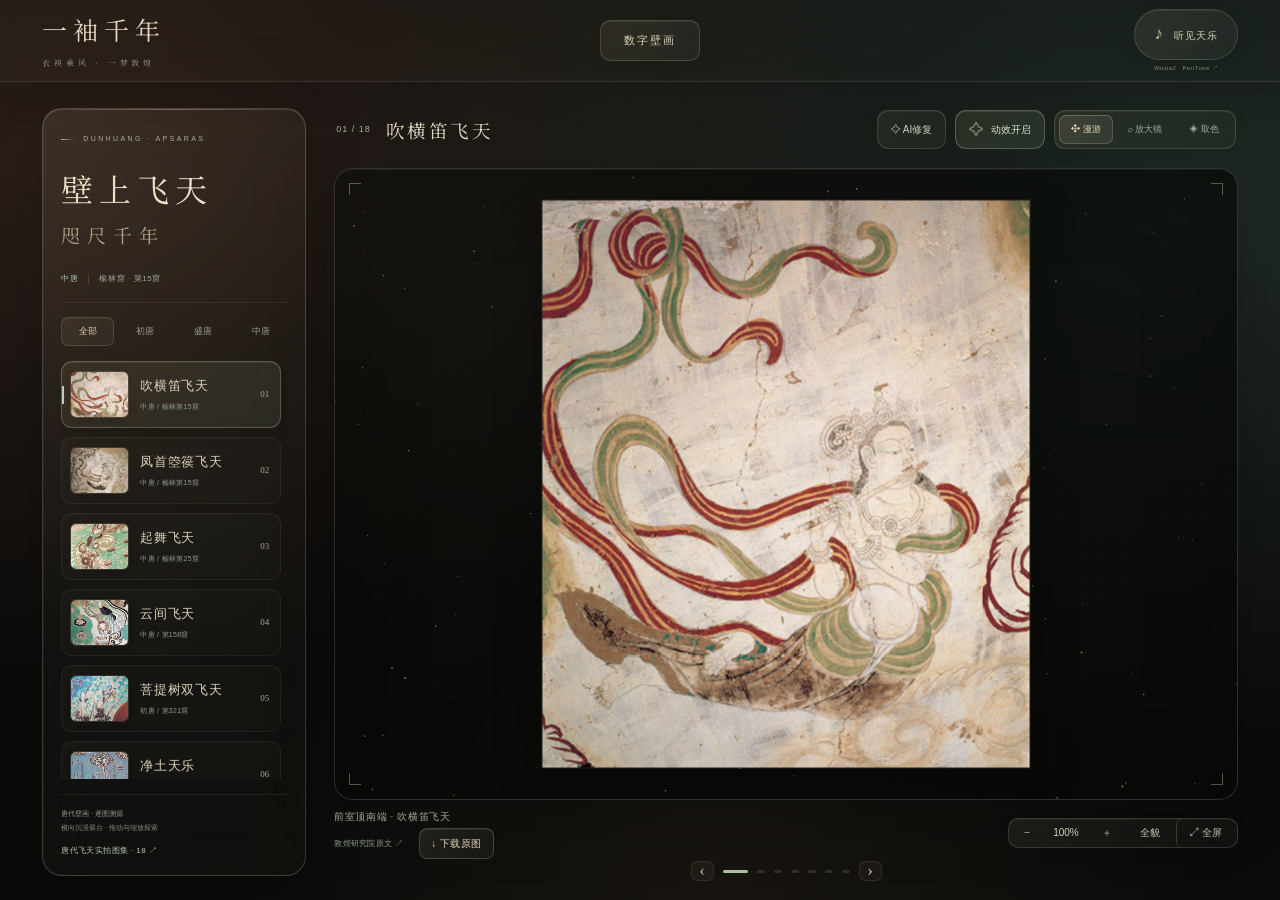
<file: index.html>
<!doctype html><html lang="zh-CN"><head><meta charset="UTF-8"><meta name="viewport" content="width=device-width,initial-scale=1"><meta name="feitian-build" content="20261026-download33"><meta name="theme-color" content="#100d0b"><meta name="description" content="横向沉浸式敦煌飞天互动展馆。真实壁画、细粒子切换、精细金尘、拖拽漫游与画面取色，图片来源敦煌研究院。"><title>一袖千年 · 敦煌飞天交互展馆</title><link rel="stylesheet" href="style.css?v=20261026-download33"><link rel="stylesheet" href="museum.css?v=20261026-download33"><link rel="stylesheet" href="glass.css?v=20261026-download33"><link rel="stylesheet" href="polish.css?v=20261026-download33"></head><body><header><a class="brand" href="#home" aria-label="一袖千年首页"><span>一袖千年<small>衣袂乘风 · 一梦敦煌</small></span></a><nav aria-label="主导航"></nav><div class="sound-wrap"><button class="sound" id="sound" aria-pressed="false"><span>♪</span> 听见天乐</button><a class="sound-source" href="https://peritune.com/blog/2018/10/13/wuxia2/" target="_blank" rel="noopener" title="Wuxia2（古筝与琵琶）· PeriTune · CC BY 4.0 · 当代配乐">Wuxia2 · PeriTune ↗</a></div></header><main></main><script src="delivery-data.js?v=20261026-download33"></script><script src="image-loader.js?v=20261026-download33"></script><script src="download.js?v=20261026-download33"></script><script src="app.js?v=20261026-download33"></script><script src="particles.js?v=20261026-download33"></script><script src="restore.js?v=20261026-download33"></script><script src="photos-data.js?v=20261026-download33"></script><script src="museum.js?v=20261026-download33"></script></body></html>
</file>
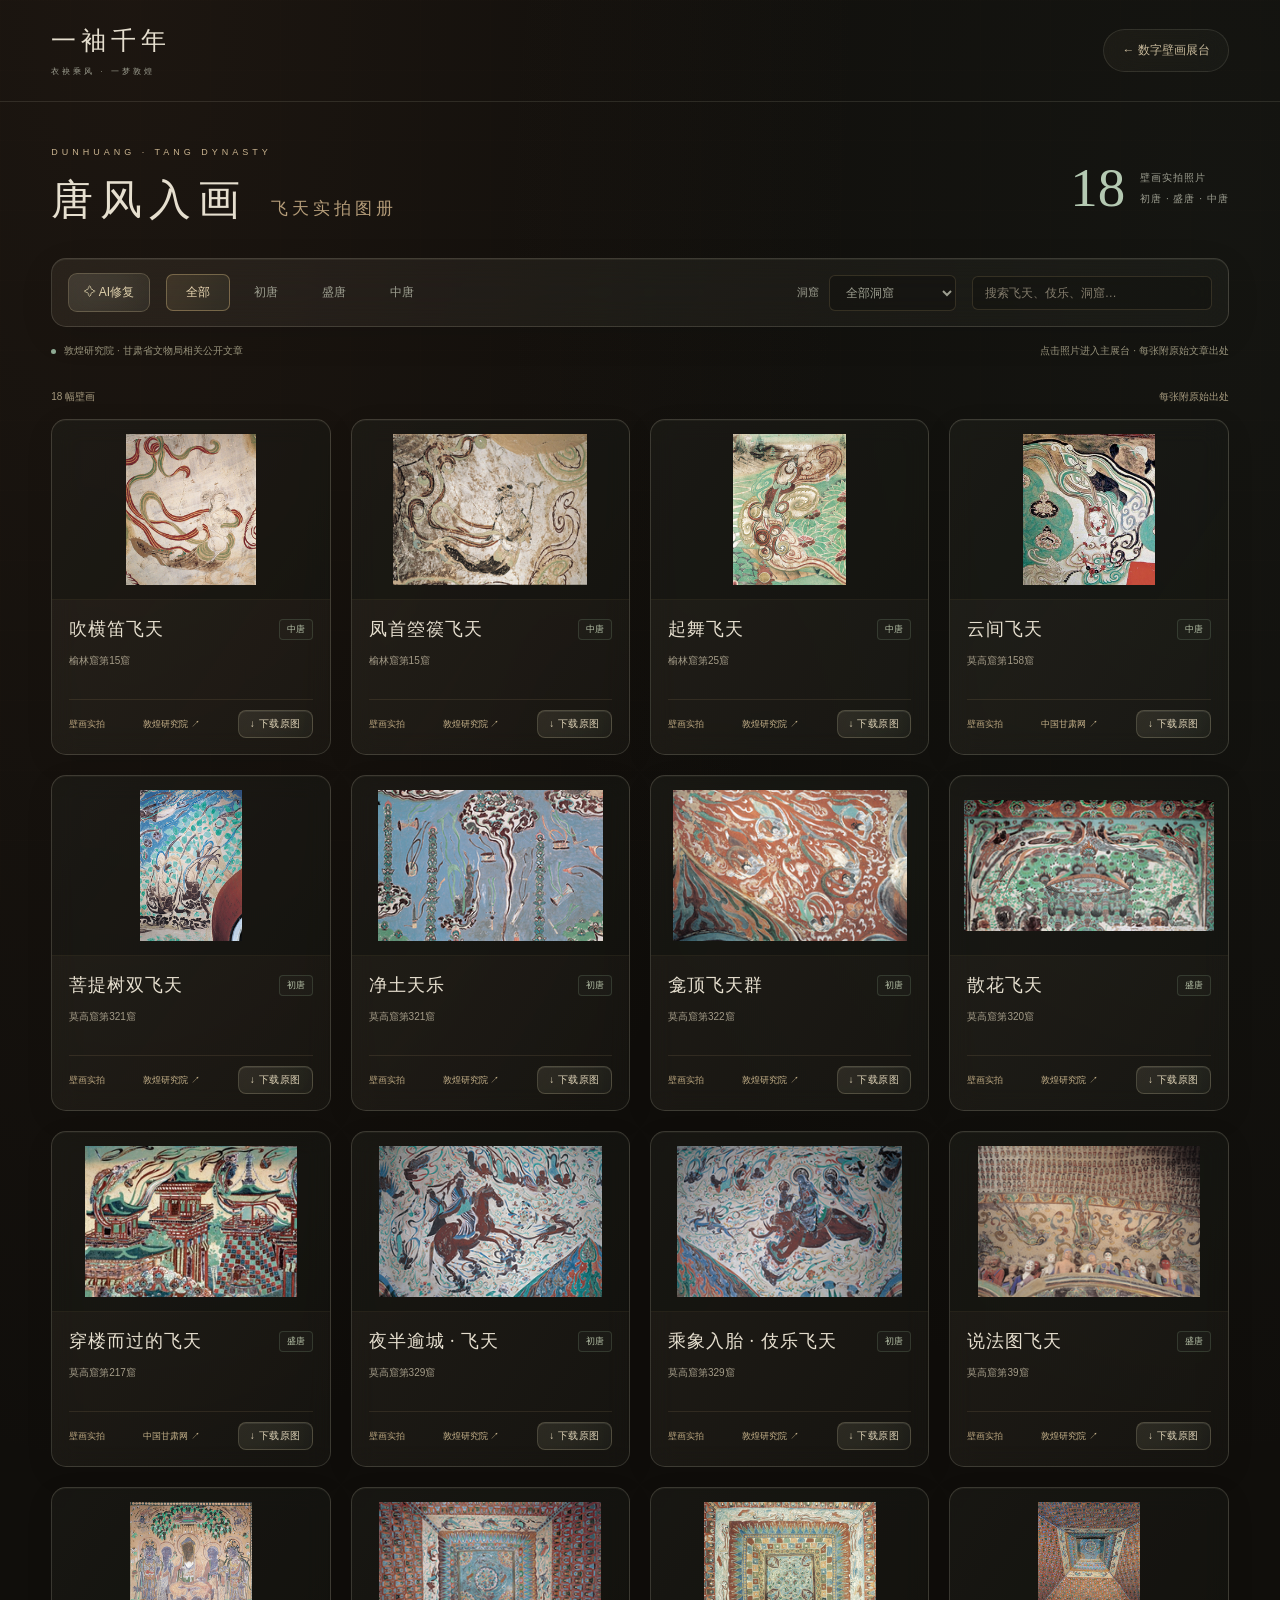
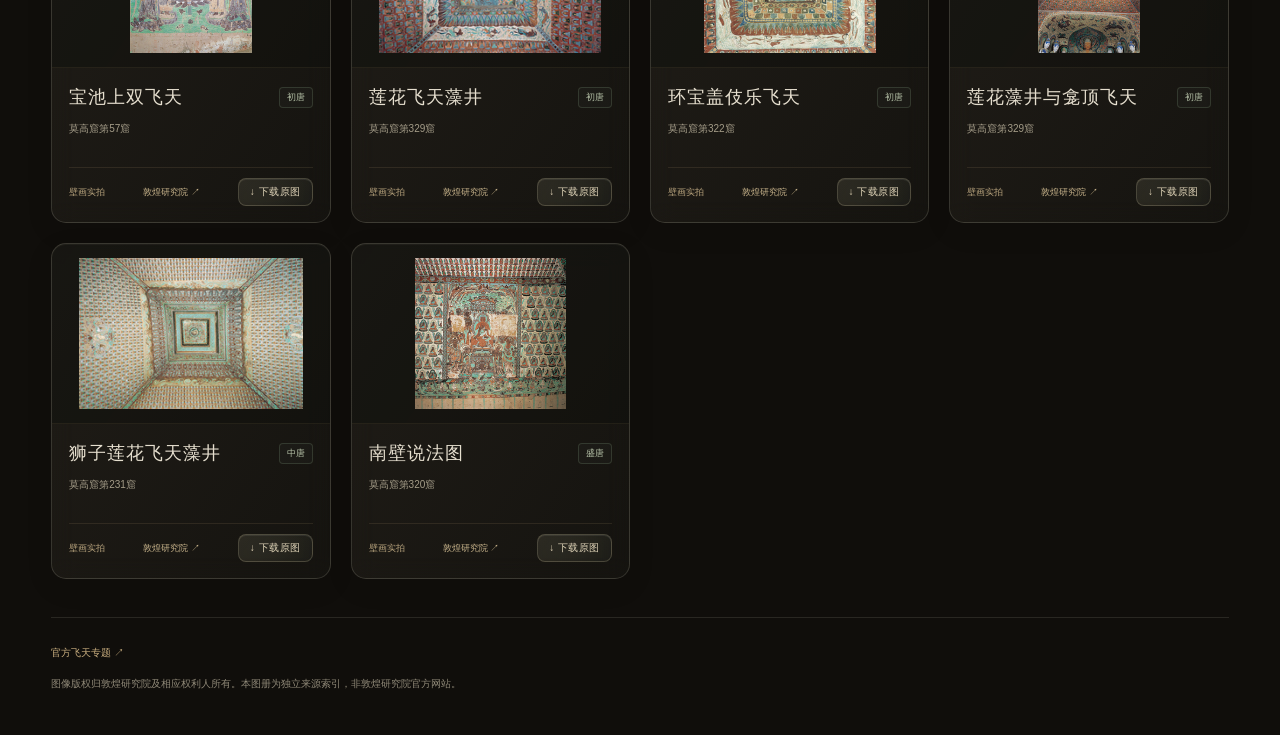
<file: photos.html>
<!doctype html>
<html lang="zh-CN">
<head><meta charset="utf-8"><meta name="viewport" content="width=device-width,initial-scale=1"><meta name="theme-color" content="#110e0b"><title>唐风入画 · 唐代飞天实拍图册</title><meta name="description" content="18幅唐代飞天及相关壁画照片，来自敦煌研究院和中国甘肃网公开文章。按洞窟、时期筛选，逐张提供官方出处。"><link rel="stylesheet" href="photos.css?v=20261026-download33"><link rel="stylesheet" href="polish.css?v=20261026-download33"></head>
<body>
<header><a class="brand" href="index.html">一袖千年<span>衣袂乘风 · 一梦敦煌</span></a><a class="return" href="index.html">← 数字壁画展台</a></header>
<main>
<div class="intro"><div><p class="eyebrow">DUNHUANG · TANG DYNASTY</p><h1>唐风入画<span>飞天实拍图册</span></h1></div><div class="collection"><strong>18</strong><span>壁画实拍照片<br>初唐 · 盛唐 · 中唐</span></div></div>
<div class="toolbar"><button class="album-restore" id="pRestore" aria-pressed="false" aria-label="切换全部壁画的AI修复示意">✧ AI修复</button><div class="eras" role="group" aria-label="按唐代时期筛选"><button data-era="全部" aria-pressed="true">全部</button><button data-era="初唐" aria-pressed="false">初唐</button><button data-era="盛唐" aria-pressed="false">盛唐</button><button data-era="中唐" aria-pressed="false">中唐</button></div><label class="select-wrap"><span>洞窟</span><select id="cave" aria-label="按洞窟筛选"><option value="全部">全部洞窟</option></select></label><input id="search" type="search" placeholder="搜索飞天、伎乐、洞窟…" aria-label="搜索实拍资源"></div>
<div class="notice"><p><span class="status-dot"></span>敦煌研究院 · 甘肃省文物局相关公开文章</p><span id="photoStatus" aria-live="polite">点击照片进入主展台 · 每张附原始文章出处</span></div>
<div class="results"><span id="count" aria-live="polite">18 条资源</span><span>每张附原始出处</span></div>
<section class="photo-grid" id="grid" aria-label="唐代飞天实拍资源"></section><p class="empty" id="empty" hidden>没有找到对应图片，试试其他洞窟或关键词。</p>
<footer><a href="https://ip.e-dunhuang.com/special.html?value=%E9%A3%9E%E5%A4%A9" target="_blank" rel="noopener">官方飞天专题 ↗</a><p>图像版权归敦煌研究院及相应权利人所有。本图册为独立来源索引，非敦煌研究院官方网站。</p></footer>
</main><script src="photos-data.js?v=20261026-download33"></script><script src="delivery-data.js?v=20261026-download33"></script><script src="image-loader.js?v=20261026-download33"></script><script src="download.js?v=20261026-download33"></script><script src="restore.js?v=20261026-download33"></script><script src="photos.js?v=20261026-download33"></script>
</body></html>
</file>
<file: style.css>
@import url('https://fonts.googleapis.com/css2?family=Noto+Serif+SC:wght@400;500;600;700&display=swap');
:root{--bg:#102f30;--bg-dark:#0b2526;--paper:#e5d8b8;--gold:#c2a36e;--muted:#a6b2a4;--accent:#377b78;--line:rgba(210,191,146,.2)}*{box-sizing:border-box}html{scroll-behavior:smooth;scroll-padding-top:90px}body{margin:0;background:var(--bg);color:var(--paper);font-family:Arial,"Microsoft YaHei",sans-serif;font-size:14px;line-height:1.8}body:before{content:"";pointer-events:none;position:fixed;inset:0;z-index:20;opacity:.035;background-image:url("data:image/svg+xml,%3Csvg viewBox='0 0 180 180' xmlns='http://www.w3.org/2000/svg'%3E%3Cfilter id='n'%3E%3CfeTurbulence type='fractalNoise' baseFrequency='.8' numOctaves='3' stitchTiles='stitch'/%3E%3C/filter%3E%3Cpath fill='%23fff' filter='url(%23n)' d='M0 0h180v180H0z'/%3E%3C/svg%3E")}a{color:inherit;text-decoration:none}button,input{font:inherit}button,a,input{touch-action:manipulation}button{cursor:pointer;color:inherit}button{border:0;background:none}button:focus-visible,a:focus-visible,input:focus-visible{outline:2px solid var(--gold);outline-offset:6px}button,a{ -webkit-tap-highlight-color:transparent}h1,h2,h3,p{margin:0}h1,h2,h3,.brand,.canvas-title{font-family:"Noto Serif SC","STSong","SimSun",serif;font-weight:400}em{font-style:normal;color:var(--gold)}.svg-library{position:absolute;width:0;height:0;overflow:hidden}header{height:100px;margin:0 5.2%;display:flex;align-items:center;justify-content:space-between;border-bottom:1px solid var(--line);position:relative;z-index:2}.brand{display:flex;align-items:center;gap:14px;font-size:21px;letter-spacing:3px}.brand small{display:block;font:8px/2 Arial,sans-serif;letter-spacing:2px;color:var(--muted)}.seal{border:1px solid #af624b;color:#c97c5e;font-size:14px;line-height:1.25;padding:6px 8px;letter-spacing:0;transform:rotate(-3deg)}nav{display:flex;gap:37px;font-size:12px;letter-spacing:1.5px}nav a{color:#c4c6b3}nav a:hover{color:var(--gold)}.sound{font-size:11px;border:1px solid var(--line);padding:7px 16px;border-radius:30px;letter-spacing:1px}.sound span{color:var(--gold);font-size:20px;margin-right:6px}.sound[aria-pressed=true]{border-color:var(--gold)}.hero{position:relative;min-height:720px;height:calc(100svh - 100px);max-height:1000px;overflow:hidden;background:radial-gradient(ellipse at 72% 45%,color-mix(in srgb,var(--accent) 34%,transparent),transparent 62%)}.hero-grid{position:absolute;inset:0 5%;background:linear-gradient(90deg,transparent 49.9%,var(--line) 50%,transparent 50.1%);opacity:.35}.hero-corner{position:absolute;left:5.3%;top:32px;letter-spacing:4px;font-size:10px;color:var(--muted)}.hero-copy{position:relative;z-index:2;padding:104px 0 100px 9.6%;width:52%;pointer-events:none}.hero-copy a{pointer-events:auto}.eyebrow{font-size:10px;letter-spacing:3px;line-height:1.5;color:var(--gold);font-weight:400}.hero-copy .eyebrow{display:flex;align-items:center;gap:12px}.eyebrow span{height:1px;width:30px;background:var(--gold)}h1{font-size:clamp(49px,5.2vw,82px);line-height:1.45;letter-spacing:9px;margin:22px 0 24px;white-space:nowrap}h1>span{display:block}.red-word{color:#cc8262}.hero-intro{font-size:13px;letter-spacing:2px;line-height:2.1;color:#bfc8b5}.primary{display:inline-flex;align-items:center;gap:60px;background:var(--paper);color:#213c36;padding:13px 21px;margin-top:31px;font-size:12px;letter-spacing:2px;transition:background .2s,transform .2s}.primary:hover{background:var(--gold);transform:translateY(-3px)}.primary span{font-size:20px}.hero-caption{display:block;font-size:9px;color:#8eab9f;letter-spacing:1px;margin-top:18px}.hero-art{position:absolute;top:0;bottom:40px;right:-6%;width:68%;display:grid;place-items:center}.hero-art>svg{width:100%;height:100%;overflow:visible;position:relative;z-index:1;filter:drop-shadow(0 16px 35px #061a1a60);animation:float 9s ease-in-out infinite;transition:transform .4s}.orbit{position:absolute;border:1px solid #ac94664a;border-radius:50%;width:61%;aspect-ratio:1;top:12%;left:23%}.orbit:before{content:"✧";position:absolute;left:12%;top:8%;font-size:30px;color:var(--gold)}.orbit-b{width:64%;top:10%;left:21.5%;border-style:dashed;opacity:.35}.vertical-note{position:absolute;right:16%;top:15%;writing-mode:vertical-rl;letter-spacing:8px;font-family:serif;font-size:12px;color:var(--gold)}.art-open{position:absolute;bottom:20%;right:20%;z-index:3;border:1px solid var(--line);border-radius:50%;width:78px;height:78px;background:#123331b0;font-size:23px;transition:background .2s}.art-open:hover{background:#526b51}.art-open span{display:block;font-size:9px;letter-spacing:1px}.art-foot{position:absolute;left:28%;right:17%;bottom:8%;display:flex;justify-content:space-between;font-size:8px;letter-spacing:2px;color:#a5b5a7}.hero-bottom{position:absolute;bottom:0;left:5.2%;right:5.2%;height:55px;border-top:1px solid var(--line);display:flex;align-items:center;justify-content:space-between;font-size:9px;letter-spacing:2px;color:var(--muted)}.hero-bottom a{color:var(--paper)}.hero-bottom a span{padding-left:20px}.section{padding:65px 9.6% 85px}.section-head{display:flex;justify-content:space-between;align-items:center;padding-bottom:25px;border-bottom:1px solid var(--line);font-size:10px;color:var(--muted);letter-spacing:1px}h2{font-size:clamp(30px,3.3vw,49px);line-height:1.65;letter-spacing:4px}.explore-layout{display:grid;grid-template-columns:1.1fr 1fr;gap:10%;align-items:center;margin-top:58px}.detail-art{aspect-ratio:1;position:relative;border:1px solid var(--line);background:radial-gradient(circle at 48% 45%,#2d56524f,transparent 65%);overflow:hidden}.detail-art:before,.detail-art:after{position:absolute;content:"";border:1px solid var(--line);inset:16px;pointer-events:none}.detail-art:after{inset:34px;border-radius:50%;border-style:dashed;opacity:.4}.detail-art svg{position:absolute;inset:0;width:100%;height:100%;transform:scale(1.2)}.small-label{position:absolute;top:28px;left:29px;font-size:9px;letter-spacing:2px;color:var(--gold)}.image-note{position:absolute;bottom:20px;width:100%;text-align:center;font-size:9px;letter-spacing:2px;color:var(--muted)}.hotspot{position:absolute;z-index:2;border:1px solid var(--gold);background:#1b3f38d9;border-radius:50%;width:36px;height:36px;font-size:10px}.hotspot:before{content:"";position:absolute;inset:-5px;border:1px solid #c2a36e44;border-radius:50%;transition:inset .3s}.hotspot:hover:before,.hotspot.active:before{inset:-10px}.hotspot.active{background:var(--gold);color:var(--bg)}.hot1{left:49%;top:44%}.hot2{left:76%;top:62%}.hot3{left:32%;top:29%}.lead{color:var(--muted);font-size:12px;line-height:2.1;margin:20px 0 28px;max-width:360px}.detail-tabs{border-bottom:1px solid var(--line);display:flex;gap:23px}.detail-tabs button{padding:12px 0;font-size:11px;letter-spacing:1px;color:var(--muted);border-bottom:2px solid transparent}.detail-tabs button[aria-selected=true]{color:var(--gold);border-color:var(--gold)}.detail-panel{min-height:175px;padding-top:23px}.detail-panel h3{font-size:20px;margin-bottom:10px;letter-spacing:1px}.detail-panel p{font-size:12px;color:var(--muted);line-height:2}.detail-panel a{display:inline-block;font-size:10px;color:var(--gold);margin-top:16px}.journey{background:#0b2728}.journey-heading{display:flex;justify-content:space-between;align-items:end;margin:43px 0}.journey-heading p{font-size:11px;color:var(--muted);line-height:2.2;max-width:360px}.timeline{display:flex;border-bottom:1px solid var(--line)}.timeline button{flex:1;text-align:left;padding:12px 20px 21px;border-bottom:2px solid transparent;position:relative;color:var(--muted)}.timeline button:before{content:"";position:absolute;left:0;top:24px;height:6px;width:6px;border:1px solid var(--gold);border-radius:50%}.timeline button span{display:block;font-size:10px;letter-spacing:2px}.timeline button b{font-family:serif;font-size:21px;letter-spacing:2px;font-weight:400}.timeline button i{float:right;font-style:normal;font-size:10px;opacity:.5}.timeline .selected{color:var(--paper);border-bottom-color:var(--gold)}.timeline .selected:before{background:var(--gold)}.cave-panel{display:grid;grid-template-columns:.8fr 1.5fr .5fr;gap:5%;align-items:center;min-height:280px}.cave-number{font-family:Georgia,serif;font-size:90px;line-height:1;color:#b69b6e}.cave-number span{display:block;font:8px/3 Arial;letter-spacing:2px;color:var(--muted)}.cave-story>span{color:var(--gold);font-size:9px;letter-spacing:2px}.cave-story h3{font-size:26px;margin:8px 0 12px;letter-spacing:2px}.cave-story p{color:var(--muted);font-size:11px;line-height:2.1;max-width:420px}.cave-story a{font-size:10px;color:var(--gold);display:inline-block;margin-top:20px}.cave-story a span{margin-left:25px}.cave-motif{font-size:76px;line-height:1.3;text-align:center;color:var(--gold);opacity:.5}.cave-motif span{display:block;font-size:10px;letter-spacing:6px}.palette-section{background:#e4d7b9;color:#29403a}.palette-section .section-head{border-color:#29403a30;color:#5c6b5e}.palette-section .eyebrow{color:#835c3e}.palette-layout{display:grid;grid-template-columns:1fr 1.2fr;gap:6%;margin-top:40px;align-items:center}.palette-layout h2{font-size:32px;letter-spacing:3px}.muted{color:#677263;font-size:11px;margin-top:20px;line-height:2.1}.swatches{display:flex;gap:10px;height:215px}.swatches button{flex:1;background:var(--swatch);color:#f0e4c6;position:relative;padding:17px 8px 14px;text-align:center;transition:transform .3s,box-shadow .3s}.swatches button:hover{transform:translateY(-8px)}.swatches .chosen{transform:translateY(-10px);box-shadow:0 10px 0 -6px #293f3a,0 18px 25px #22392e20}.swatches .chosen:before{content:"✓";position:absolute;top:10px;right:9px;font-size:10px}.swatches span{writing-mode:vertical-rl;letter-spacing:8px;font:22px/1.4 serif;margin-top:22px}.swatches small{position:absolute;bottom:35px;left:0;right:0;font-size:7px;letter-spacing:1px}.swatches b{position:absolute;bottom:15px;left:0;right:0;font-size:8px;font-weight:400;letter-spacing:1px}.palette-status{text-align:right;font-size:9px;color:#5e6b5c;margin-top:24px;letter-spacing:1px}.studio-heading{display:flex;justify-content:space-between;align-items:center;margin:38px 0 30px}.studio-heading h2{font-size:37px}.studio-heading p{font-size:11px;color:var(--muted);margin-top:10px}.outline{border:1px solid var(--line);padding:10px 17px;font-size:10px;letter-spacing:1px}.outline:hover{border-color:var(--gold)}.canvas-wrap{position:relative;height:430px;background:#0a2324;border:1px solid var(--line);overflow:hidden}.canvas-wrap:after{content:"";position:absolute;inset:16px;border:1px solid #c2a36e1a;pointer-events:none}canvas{width:100%;height:100%;display:block;touch-action:none;cursor:crosshair}.canvas-title{position:absolute;left:40px;top:30px;writing-mode:vertical-rl;font-size:40px;letter-spacing:11px;color:#e1cc9a80;pointer-events:none}.canvas-title span{font-size:11px;margin-top:18px;letter-spacing:8px}.canvas-hint{position:absolute;bottom:22px;left:0;right:0;text-align:center;color:#b6bea9;font-size:10px;letter-spacing:2px;pointer-events:none;transition:opacity .5s}.canvas-stamp{position:absolute;right:35px;top:35px;border:1px solid #af604944;color:#c77a5980;font-family:serif;font-size:10px;line-height:1.5;padding:6px;pointer-events:none}.studio-tools{display:flex;align-items:center;justify-content:space-between;padding-top:18px;font-size:10px;color:var(--muted)}.studio-tools label{display:flex;align-items:center;gap:15px}.studio-tools input{width:120px;accent-color:var(--gold)}.studio-tools button{font-size:10px;margin-left:24px;min-height:35px}.studio-tools button:hover{color:var(--gold)}.sources{text-align:center;background:#0b2728;padding-top:75px}.sources h2{font-size:40px;margin:22px 0 14px}.sources>p:not(.eyebrow):not(.source-note){font-size:11px;color:var(--muted)}.source-links{display:grid;grid-template-columns:repeat(3,1fr);gap:24px;text-align:left;margin-top:45px}.source-links a{display:flex;gap:14px;border-top:1px solid var(--line);padding-top:20px;align-items:start}.source-links a>span{color:var(--gold);font-size:9px;padding-top:4px}.source-links a>div{font-family:serif;font-size:16px;flex:1}.source-links small{display:block;font-family:Arial,"Microsoft YaHei",sans-serif;font-size:9px;color:var(--muted);margin-top:5px}.source-links b{font-weight:400;color:var(--gold)}.source-note{margin:40px auto 0;max-width:740px;font-size:9px;color:#89a397;line-height:2.2}footer{margin:0 5.2%;padding:35px 0;display:flex;align-items:center;justify-content:space-between;font-size:10px;color:var(--muted);border-top:1px solid var(--line)}footer>.brand{font-size:17px}footer>a:last-child{font-size:10px}dialog{width:min(960px,94vw);max-height:94svh;background:#123231;color:var(--paper);border:1px solid var(--gold);padding:20px;overflow:auto}dialog::backdrop{background:#051919e8;backdrop-filter:blur(10px)}.dialog-top{display:flex;justify-content:space-between;font-size:11px;letter-spacing:2px}.dialog-top button{font-size:12px}.zoom-stage{height:65svh;overflow:auto;display:flex;align-items:center;justify-content:center}.zoom-stage svg{height:100%;min-width:0;flex-shrink:0;transition:transform .2s;transform-origin:center center}.zoom-tools{display:flex;align-items:center;justify-content:center;gap:25px;font-size:12px}.zoom-tools button{border:1px solid var(--line);min-width:36px;height:36px}.zoom-tools button:last-child{padding:0 14px}.sr-only{position:absolute;width:1px;height:1px;padding:0;overflow:hidden;clip:rect(0,0,0,0);white-space:nowrap;border:0}@keyframes float{0%,100%{transform:translateY(0) rotate(-1deg)}50%{transform:translateY(-13px) rotate(1deg)}}@keyframes silkSway{50%{transform:translateY(-3px)}}.silk-back,.silk-front{animation:silkSway 5s ease-in-out infinite}.silk-front{animation-delay:-2s}.motion-off *{animation-play-state:paused!important}
@media(min-width:1600px){.hero-copy{padding-top:150px}.hero-art{right:-2%;width:65%}}@media(max-width:1050px){nav{gap:20px}.hero{min-height:670px}.hero-copy{padding-left:7%;padding-top:110px}.hero-art{width:74%;right:-12%}.art-open{right:24%;bottom:21%}.section{padding-left:7%;padding-right:7%}.explore-layout{gap:6%}.cave-number{font-size:75px}.palette-layout h2{font-size:28px}.swatches{height:190px}.source-links{gap:15px}}@media(max-width:720px){header{height:80px;margin:0 6%}.brand{font-size:18px;gap:10px}.brand small{font-size:6px}nav{display:none}.sound{padding:4px 12px;font-size:10px}.hero{height:auto;min-height:950px}.hero-corner{left:7%;top:23px;font-size:9px}.hero-copy{width:100%;padding:72px 7% 0}.hero-copy .eyebrow{font-size:8px}h1{font-size:51px;line-height:1.4;letter-spacing:7px;margin:20px 0}.hero-intro{font-size:11px}.primary{padding:9px 17px;margin-top:21px}.hero-caption{font-size:8px;margin-top:13px}.hero-art{top:420px;bottom:60px;width:120%;right:-10%}.hero-art>svg{height:100%;width:100%}.orbit{top:11%;left:24%}.orbit-b{top:9%;left:22.5%}.art-open{width:65px;height:65px;right:19%;bottom:15%;font-size:18px}.art-foot{bottom:4%;left:20%;right:20%;font-size:7px;letter-spacing:1px}.vertical-note{right:18%;top:12%;font-size:10px}.hero-bottom{left:7%;right:7%;height:47px;font-size:8px;letter-spacing:1px}.hero-bottom>span:first-child{display:none}.section{padding:45px 7% 55px}.section-head{align-items:start;gap:15px;padding-bottom:20px}.section-head>span{max-width:130px;font-size:9px;text-align:right}.eyebrow{font-size:8px;letter-spacing:1.5px}.explore-layout{grid-template-columns:1fr;gap:36px;margin-top:32px}.detail-art{max-width:480px;width:100%;margin:auto}.explore-copy h2 br{display:none}h2{font-size:32px;letter-spacing:2px}.lead{margin:16px 0 20px;max-width:100%}.detail-tabs{gap:34px}.detail-panel{min-height:175px}.journey-heading{display:block;margin:28px 0}.journey-heading h2{font-size:32px}.journey-heading p{font-size:10px;margin-top:15px}.timeline button{padding-left:14px;padding-right:5px}.timeline button b{font-size:17px}.timeline button i{display:none}.timeline button span{font-size:9px}.cave-panel{grid-template-columns:1fr;gap:18px;padding-top:26px}.cave-number{font-size:72px;display:flex;align-items:center;gap:25px}.cave-number span{font-size:8px;max-width:80px;line-height:2}.cave-story h3{font-size:23px}.cave-story p{max-width:none}.cave-motif{display:none}.palette-layout{grid-template-columns:1fr;gap:32px;margin-top:28px}.palette-layout h2{font-size:28px}.swatches{height:180px;gap:8px}.swatches span{font-size:21px;margin-top:20px}.swatches small{font-size:6px}.palette-status{font-size:8px;text-align:left}.studio-heading{align-items:start;gap:12px;margin:25px 0}.studio-heading h2{font-size:28px}.studio-heading h2 em{display:block}.studio-heading p{font-size:10px;max-width:220px}.outline{padding:8px 10px;font-size:9px;white-space:nowrap}.canvas-wrap{height:370px}.canvas-title{left:27px;top:25px;font-size:31px}.canvas-stamp{right:25px;top:25px;font-size:9px}.studio-tools{font-size:9px;gap:5px;flex-wrap:wrap}.studio-tools label{gap:9px}.studio-tools input{width:85px}.studio-tools button{margin-left:13px;font-size:9px}.sources h2{font-size:32px}.source-links{grid-template-columns:1fr;gap:24px;margin-top:30px}.source-links a>div{font-size:18px}.source-links small{font-size:10px}.source-note{margin-top:30px;text-align:left}footer{margin:0 7%;gap:15px;padding:27px 0}footer>span{display:none}footer .brand{font-size:15px}footer .brand small{font-size:5px}.dialog-top{font-size:9px;letter-spacing:0}.zoom-stage{height:55svh}dialog{padding:15px}}@media(prefers-reduced-motion:reduce){html{scroll-behavior:auto}*,*:before,*:after{animation:none!important;transition:none!important}}
</file>
<file: museum.css>
.museum-mode{height:100svh;overflow:hidden;background:#103c3e;min-width:960px}.museum-mode header{height:78px;margin:0 3.3%;gap:25px}.museum-mode .brand{font-size:19px}.museum-mode nav{display:flex;gap:33px}.museum-mode nav button{font-size:12px;color:#a8b9a9;padding:26px 0;border-bottom:2px solid transparent;letter-spacing:2px}.museum-mode nav .nav-on{color:#e6c691;border-color:#c1794e}.museum-mode main>section:not(#museum){display:none}.museum-mode footer{display:none}.museum-mode #museum{display:grid;grid-template-columns:255px 1fr;gap:4%;height:calc(100svh - 78px);min-width:960px;padding:30px 3.3% 23px;background:radial-gradient(ellipse at 80% 30%,#3b6b5c44,transparent 60%);overflow:hidden}#museum:fullscreen{height:100vh;background:#103c3e}.exhibit-side{display:flex;flex-direction:column;justify-content:space-between;min-height:0;gap:15px}.museum-kicker{font-size:8px;letter-spacing:2px;color:#bfa16e}.exhibit-side h1{font-size:38px;letter-spacing:4px;line-height:1.6;margin:16px 0 14px;white-space:normal;text-shadow:none}.exhibit-side h1 span{font-size:28px;color:#d5a67c;display:block;letter-spacing:6px}.exhibit-era{display:flex;align-items:center;gap:10px;font-size:10px;color:#c2c6ae;letter-spacing:1px}.exhibit-era i{height:12px;width:1px;background:#bfa16e66}.exhibit-era>span:first-child{color:#dcbf85}.exhibit-selection{display:flex;flex-direction:column;gap:11px}.m-thumb{display:flex;align-items:center;gap:12px;text-align:left;padding:7px;border:1px solid #c5ad7626;background:#0b2f32aa;transition:background .2s,border-color .2s}.m-thumb.on{border-color:#c6a877;background:#305149}.m-thumb:hover{background:#36584e}.m-thumb img{width:65px;height:49px;object-fit:cover;flex-shrink:0}.m-thumb span{flex:1}.m-thumb b{display:block;font-family:serif;font-size:14px;font-weight:400;letter-spacing:1px}.m-thumb small{font-size:8px;color:#b6bba4;display:block;margin-top:3px}.m-thumb i{font-size:9px;font-style:normal;color:#b69e70;padding-right:5px}.side-bottom{font-size:8px;color:#a0b3a1;line-height:2}.side-bottom button{padding:0;color:#d2b47e;font-size:10px;margin:4px 0 8px}.landscape-note{display:block;font-size:8px;color:#829f93}.exhibit-main{display:grid;grid-template-rows:56px 1fr 54px 10px;min-height:0;min-width:0}.viewer-header{display:flex;justify-content:space-between;align-items:start;gap:15px}.viewer-header>div:first-child{display:flex;gap:15px;align-items:center}.viewer-header h2{font-size:22px;letter-spacing:3px;line-height:1.4}.viewer-header>div>span{font-size:9px;color:#bda571;letter-spacing:2px}.mode-switch{display:flex;gap:4px;background:#082b2c66;padding:3px;border:1px solid #c2a36e2b}.mode-switch button{font-size:10px;padding:5px 13px;color:#a9b9a8}.mode-switch button[aria-pressed=true]{background:#cbb17c;color:#153d3a}.m-view{position:relative;overflow:hidden;background:#071f21;border:1px solid #bea16b70;cursor:grab;touch-action:none;box-shadow:inset 0 0 100px #020c0b70;min-height:0;background-image:radial-gradient(#b59c6620 .7px,transparent .7px);background-size:16px 16px}.m-view.dragging{cursor:grabbing}.m-view[data-tool=pick]{cursor:crosshair}.m-view[data-tool=loupe]{cursor:none}.m-plane{position:absolute;left:50%;top:50%;transform-origin:center center;will-change:transform;user-select:none}.m-plane>img{display:block;width:100%;height:100%;pointer-events:none;box-shadow:0 15px 60px #0008;user-select:none}.m-plane{transition:width .15s,height .15s}.m-spot{position:absolute;transform:translate(-50%,-50%);display:flex;align-items:center;gap:7px;padding:7px;z-index:2}.m-spot i{width:15px;height:15px;border:1px solid #ffdc95;box-shadow:0 0 0 5px #0e333780,0 0 18px #f1d28c;display:block;flex-shrink:0;border-radius:50%;background:#bd764caa;animation:spotPulse 2.5s infinite}.m-spot span{font-size:9px;white-space:nowrap;background:#103c3ce8;color:#ffe5ad;border:1px solid #e2c08455;padding:2px 7px;opacity:0;transition:opacity .2s}.m-spot:hover span,.m-spot:focus-visible span{opacity:1}.m-plane:hover .m-spot span{opacity:1}#mSpots{position:absolute;inset:0;pointer-events:none}#mSpots button{pointer-events:auto}.viewer-hint{position:absolute;bottom:14px;left:15px;right:15px;text-align:center;font-size:9px;letter-spacing:1px;color:#d6c99f;text-shadow:0 1px 4px #000;background:#082629b0;width:fit-content;margin:auto;padding:5px 13px;pointer-events:none}.viewer-corner{position:absolute;width:17px;height:17px;border-color:#e5c080;pointer-events:none}.c1{left:9px;top:9px;border-left:1px solid;border-top:1px solid}.c2{right:9px;top:9px;border-right:1px solid;border-top:1px solid}.c3{left:9px;bottom:9px;border-left:1px solid;border-bottom:1px solid}.c4{right:9px;bottom:9px;border-right:1px solid;border-bottom:1px solid}.viewer-footer{display:flex;justify-content:space-between;align-items:center;gap:15px}.work-credit{display:flex;flex-direction:column;line-height:1.9;font-size:10px;color:#b8c0a8;letter-spacing:1px}.work-credit a{font-size:8px;color:#c7a97c}.zoom-bar{display:flex;align-items:center;gap:4px;background:#092c2d55;border:1px solid #c3ac7730;height:30px}.zoom-bar button{height:28px;padding:0 12px;font-size:11px}.zoom-bar button:hover{background:#bfa16b30}.zoom-bar output{font-size:9px;min-width:40px;text-align:center;color:#d7bd86}.zoom-bar button:last-child{border-left:1px solid #c2a36e40}.m-dots{display:flex;justify-content:center;gap:8px}.m-dots button{width:22px;height:3px;padding:0;background:#bda36b40;transition:background .2s}.m-dots button.on{background:#d4ac6e}#mLoupe{display:none;position:absolute;width:180px;height:180px;border:2px solid #f0d19a;border-radius:50%;box-shadow:0 0 0 7px #103a3c88,0 10px 30px #0009;pointer-events:none;background-repeat:no-repeat;z-index:8}#mLoupe[hidden]{display:none!important}.pick-result{position:absolute;left:15px;bottom:50px;background:#143d39ed;border:1px solid #d7b777;padding:10px;align-items:center;gap:10px;z-index:10}.pick-result:not([hidden]){display:flex}.pick-result>span{height:26px;width:26px;border:1px solid #fff6}.pick-result b{font-size:10px;font-weight:400}.pick-result button{font-size:9px;color:#e4c488}#mBack{position:absolute;left:15px;top:15px;background:#133d3ce8;border:1px solid #c6a57066;font-size:10px;padding:6px 13px;z-index:5}#mInfoDialog{max-width:600px;padding:35px;background:#123c3c;font-size:12px;line-height:2}#mInfoDialog>button{float:right;color:#d7ba82}#mInfoDialog h2{font-size:28px;margin-bottom:25px}#mInfoDialog p{color:#bac5ae;margin:15px 0}#mInfoDialog a{display:block;color:#dfc28c;margin:10px 0}.museum-mode main>.studio.studio-full{display:flex;position:fixed;z-index:10;inset:78px 0 0;padding:20px 5% 20px;flex-direction:column;background:#103c3e;min-width:960px}.studio-full .section-head{display:none}.studio-full .close-studio{position:absolute;top:20px;right:5%;font-size:11px;color:#d9b477}.studio-full .studio-heading{margin:5px 0 15px}.studio-full .studio-heading h2{font-size:28px}.studio-full .studio-heading h2 em{display:inline}.studio-full .studio-heading p{font-size:10px}.studio-full .studio-heading>.outline{margin-right:160px}.studio-full .canvas-wrap{flex:1;height:auto;min-height:0}.studio-full .studio-tools{height:42px;flex-shrink:0}.close-studio{display:none}.studio-full .close-studio{display:block}.draw-mode #museum{visibility:hidden}.museum-mode:before{opacity:.025}@keyframes spotPulse{50%{box-shadow:0 0 0 8px #0e333740,0 0 22px #f1d28c}}@media(min-width:1800px){.museum-mode #museum{grid-template-columns:300px 1fr;gap:4.5%;padding-top:40px;padding-bottom:30px}.exhibit-side h1{font-size:47px}.exhibit-side h1 span{font-size:34px}.m-thumb img{width:85px;height:63px}.m-thumb{padding:10px}.m-thumb b{font-size:17px}.m-thumb small{font-size:10px}.exhibit-selection{gap:17px}.exhibit-main{grid-template-rows:65px 1fr 65px 10px}.viewer-header h2{font-size:26px}.mode-switch button{font-size:12px;padding:7px 16px}}@media(max-height:710px){.museum-mode header{height:65px}.museum-mode #museum{height:calc(100svh - 65px);padding-top:15px;padding-bottom:12px;grid-template-columns:225px 1fr;gap:3%}.exhibit-side h1{font-size:29px;margin:8px 0}.exhibit-side h1 span{font-size:23px}.m-thumb{padding:4px}.m-thumb img{height:36px;width:52px}.m-thumb b{font-size:12px}.exhibit-selection{gap:7px}.exhibit-main{grid-template-rows:45px 1fr 47px 8px}.viewer-header h2{font-size:19px}.museum-mode main>.studio.studio-full{top:65px}}
</file>
<file: glass.css>
:root{--bg:#100d0b;--bg-dark:#090807;--paper:#eddfc5;--gold:#ceb17a;--muted:#a99f8b;--line:#d6bc8730}.museum-mode{background:#0d0b09;background-image:radial-gradient(ellipse at 13% 35%,#783d2028,transparent 45%),radial-gradient(ellipse at 86% 75%,#36584c1d,transparent 50%)}.museum-mode header{position:relative;border-color:#c5ae7525;z-index:15;background:linear-gradient(100deg,#201a1580,#15151555);backdrop-filter:blur(22px);margin:0;padding:0 3.3%;height:78px;box-shadow:0 8px 35px #0002}.museum-mode header .brand{color:#e2c89a}.museum-mode header nav{gap:12px}.museum-mode nav button{padding:8px 20px;border:1px solid transparent;border-radius:6px;letter-spacing:2px;color:#b3b09a;font-size:11px}.museum-mode nav button:hover{background:#d2b47b0d;border-color:#d6b8782b}.museum-mode nav .nav-on{color:#ead4ad;background:linear-gradient(110deg,#c39b5f26,#3e62531b);border-color:#c4a57166;box-shadow:inset 0 0 18px #d6af6c08,0 0 20px #b18c4f0a}.museum-mode #museum{background:linear-gradient(#dac08704 1px,transparent 1px),linear-gradient(90deg,#dac08704 1px,transparent 1px);background-size:60px 60px;gap:26px;padding-top:24px;padding-bottom:24px;grid-template-columns:260px 1fr}#museum:fullscreen{background:#100d0b}.exhibit-side{padding:22px 17px 15px;border:1px solid #d7b77e30;border-radius:12px;background:linear-gradient(145deg,#4a39262e,#242a2440 55%,#14131299);backdrop-filter:blur(26px);box-shadow:inset 0 1px 0 #f6deb812,0 15px 45px #0003;position:relative}.exhibit-side:before{content:"";position:absolute;left:18px;right:18px;top:-1px;height:1px;background:linear-gradient(90deg,transparent,#d4aa6fbb,transparent)}.museum-kicker{font-size:7px;letter-spacing:1.8px;color:#b79d76}.exhibit-side h1{font-size:34px;letter-spacing:5px;margin:19px 0 16px;color:#f0dcbc}.exhibit-side h1 span{font-size:26px;color:#bf8460;letter-spacing:5px}.exhibit-era{font-size:9px;color:#c1baa2}.exhibit-era>span:first-child{color:#97b1a0}.m-thumb{border-color:#d2b47b20;border-radius:7px;background:#332a2066;padding:7px;gap:10px;position:relative;overflow:hidden}.m-thumb img{border-radius:3px;width:57px;height:45px}.m-thumb.on{border-color:#bf946b99;background:linear-gradient(120deg,#91634736,#536d5533);box-shadow:inset 0 0 24px #d5ad6c0a,0 0 20px #97622b10}.m-thumb.on:after{content:"";height:20px;width:2px;position:absolute;left:0;top:50%;transform:translateY(-50%);background:#dcad78;box-shadow:0 0 10px #dcad78}.m-thumb:hover{background:#6c4a2b40}.m-thumb b{font-size:13px;color:#e5d1aa}.m-thumb small{color:#a8b09c}.m-thumb i{color:#c79b69}.side-bottom{color:#9e9c8b;font-size:8px}.side-bottom button{color:#c7a67d}.landscape-note{color:#8f9d8b;font-size:7px}.exhibit-main{grid-template-rows:56px 1fr 63px 9px}.viewer-header{align-items:center;padding:0 3px 16px}.viewer-header h2{font-size:21px;letter-spacing:3px;color:#e8d3b2}.viewer-header>div>span{color:#bda77e}.mode-switch{border:1px solid #c9a67a38;border-radius:8px;background:linear-gradient(120deg,#634a2b33,#2b403425);backdrop-filter:blur(20px);padding:4px;box-shadow:inset 0 1px 0 #ffffff08}.mode-switch button{border-radius:4px;font-size:10px;color:#abae99;padding:6px 16px}.mode-switch button[aria-pressed=true]{background:#ac765038;color:#efd4aa;box-shadow:inset 0 0 0 1px #b78e5f77}.m-view{border-color:#ba99614d;border-radius:10px;background-color:#060606;background-image:radial-gradient(#b1986b24 .7px,transparent .7px);background-size:16px 16px;box-shadow:inset 0 0 120px #0009,0 20px 50px #0005;outline-offset:4px}.m-view:before{content:"";position:absolute;inset:0;pointer-events:none;background:radial-gradient(ellipse at 50% 50%,#af90520d,transparent 75%)}.m-plane>img{box-shadow:0 0 0 1px #d5b58033,0 12px 50px #000b}.m-spot i{background:#965738b3;border-color:#efd4a4;box-shadow:0 0 0 5px #2d302788,0 0 16px #a6ae7b}.m-spot span{background:#211b15db;border-color:#b89e6a66;color:#ebd3ab;border-radius:3px;backdrop-filter:blur(10px)}.viewer-hint{background:#2420189c;backdrop-filter:blur(14px);border:1px solid #b99c6530;border-radius:40px;color:#bcbaa1;padding:5px 17px;font-size:8px}.viewer-corner{color:#caa576;z-index:1}.work-credit{font-size:10px;color:#b8b69f}.work-credit a{color:#a9997c}.zoom-bar{border-radius:6px;border-color:#bba16b38;background:#44352233;backdrop-filter:blur(15px)}.zoom-bar button{color:#cdbb98}.zoom-bar button:hover{background:#ca9c6730}.zoom-bar output{color:#d9c39d}.m-dots button{background:#80694655;border-radius:4px}.m-dots button.on{background:#c2996b;box-shadow:0 0 10px #d6a66e44}#mLoupe{border-color:#dbb584;box-shadow:0 0 0 6px #6d523477,0 12px 45px #000b}#mBack{background:#302719c4;border-color:#b18c5b80;backdrop-filter:blur(20px);border-radius:4px;color:#e3c8a4}.pick-result{background:#31291dd6;border-color:#b18c5b88;backdrop-filter:blur(25px);border-radius:6px}.pick-result button{color:#d5b585}.sound{border-color:#baa16e40;background:#b7986210;color:#caba9a}#mInfoDialog{background:#221d16e8;backdrop-filter:blur(24px);border-color:#b29465;border-radius:12px}#mInfoDialog p{color:#beb6a0}#mInfoDialog a{color:#d3b185}.museum-mode main>section#studio.studio-full{display:flex;background:radial-gradient(ellipse at 20% 30%,#60422430,transparent 70%),#110e0b;top:78px}.studio-full .close-studio{display:block;background:#7c624333;border:1px solid #c2a36e55;border-radius:5px;padding:7px 13px;z-index:2}.studio-full .canvas-wrap{border-color:#b6946155;border-radius:10px;background:#090807}.studio-full .studio-heading h2{color:#dbc4a1}.studio-full .studio-heading p{color:#a69f8a}.studio-full .outline{border-radius:5px;background:#70563126}.studio-full .studio-tools{color:#b6ac96}.exhibit-side .exhibit-selection{gap:9px}.museum-mode #mInfoDialog>h2{font-size:26px}.museum-mode:before{opacity:.018}.museum-mode .brand .seal{color:#c47b51;border-color:#a86d48}@keyframes spotPulse{50%{box-shadow:0 0 0 8px #94734e22,0 0 20px #d3ae7d88}}@media(min-width:1800px){.museum-mode #museum{grid-template-columns:300px 1fr;gap:35px}.exhibit-side{padding:30px 22px}.exhibit-side h1{font-size:42px}.exhibit-side h1 span{font-size:31px}.m-thumb img{width:72px;height:55px}.m-thumb b{font-size:16px}.m-thumb small{font-size:9px}.m-thumb{padding:10px}.exhibit-side .exhibit-selection{gap:14px}.mode-switch button{font-size:12px}.viewer-header h2{font-size:25px}}@media(max-height:710px){.museum-mode header{height:65px}.museum-mode #museum{grid-template-columns:230px 1fr;gap:20px;padding:15px 3.3%}.exhibit-side{padding:15px 12px}.exhibit-side h1{font-size:28px;margin:8px 0}.exhibit-side h1 span{font-size:21px}.m-thumb img{height:34px;width:45px}.m-thumb{padding:4px}.m-thumb b{font-size:11px}.m-thumb small{font-size:7px}.museum-mode main>section#studio.studio-full{top:65px}.museum-mode nav button{font-size:10px;padding:6px 13px}}
:root{color-scheme:dark}.m-spot{width:28px;height:28px;padding:6px}.m-spot span{position:absolute;left:30px;top:3px}.museum-mode main>section#studio.studio-full .close-studio{display:block}.m-view:focus-visible{outline:1px solid #d1b586}.museum-mode .exhibit-main{min-width:0}
:root{--scene-cream:#eddfc5}.draw-colors{display:flex;gap:8px}.draw-colors button{margin:0 0 0 8px!important;display:flex;align-items:center;gap:6px;font-size:9px}.draw-colors button:before{content:"";display:inline-block;width:10px;height:10px;border-radius:50%;background:var(--draw);border:1px solid #d9b98155}.draw-colors button[aria-pressed=true]{color:#efd4a5;text-decoration:underline;text-underline-offset:4px}.official-resources{margin-top:24px;padding-top:15px;border-top:1px solid #b79c6944}.official-resources a{font-size:10px}
.exhibit-side{justify-content:flex-start}.exhibit-side>.exhibit-selection{flex:1;min-height:0;overflow:auto;padding-right:4px;scrollbar-width:thin;scrollbar-color:#aa8a5a66 transparent}.m-thumb{flex-shrink:0}.m-thumb[hidden]{display:none}.era-filter{display:flex;gap:4px;border-top:1px solid #c3aa7122;padding-top:10px}.era-filter button{flex:1;font-size:9px;padding:4px 3px;color:#a8ac95;border:1px solid transparent;border-radius:4px}.era-filter button[aria-pressed=true]{border-color:#a78d5d88;background:#8e693329;color:#dec49b}.exhibit-side .side-bottom{padding-top:8px;border-top:1px solid #b6986322}.exhibit-side h1{margin:10px 0 12px;font-size:31px}.exhibit-side h1 span{font-size:24px}.exhibit-side{gap:12px}
/* Interactive light stays above the photograph and below every control. */
.feitian-particles{position:absolute;inset:0;width:100%;height:100%;pointer-events:none;z-index:3}.feitian-particles[hidden]{display:none}.viewer-actions{display:flex;align-items:center;gap:10px}.viewer-header>.viewer-actions{gap:10px}.motion-toggle{display:flex;align-items:center;gap:6px;padding:9px 12px;border:1px solid #b59b6844;border-radius:7px;background:linear-gradient(130deg,#6c513329,#50735b20);backdrop-filter:blur(18px);color:#cdb78f;font-size:10px;white-space:nowrap}.motion-toggle[aria-pressed=true]{border-color:#b7a16b80;color:#e3c997;box-shadow:inset 0 0 16px #b6994e10}.motion-toggle span{color:#a6c1a2;font-size:15px;line-height:1}.motion-toggle:hover{background:#9a794033}.viewer-hint{z-index:4}.m-plane{z-index:1}#mBack,.pick-result,#mLoupe{z-index:6}.m-view[data-motion=off] .m-spot i{animation:none}.m-spot:focus-visible{outline:1px solid #e5c184;outline-offset:4px}
@media(max-width:1200px){.mode-switch button{padding:6px 8px;font-size:9px}.viewer-header h2{font-size:18px}.viewer-actions{gap:5px}.motion-toggle{font-size:9px;padding:8px}.viewer-header>div:first-child{gap:8px}.viewer-header>div>span{letter-spacing:0}}
@media(prefers-reduced-motion:reduce){.m-spot i{animation:none}.m-plane{transition:none}.m-thumb,.m-dots button{transition:none}}



/* A light, warm-gold wordmark for the renamed exhibition. */
.museum-mode header .brand{gap:16px;font-size:24px;letter-spacing:5px;font-weight:400}.museum-mode header .brand>span:last-child{color:#ead5ae;text-shadow:0 0 22px #c9a56c15}.museum-mode header .brand small{font-family:"Noto Serif SC","STSong","SimSun",serif;font-size:9px;line-height:2.5;letter-spacing:3px;color:#b7a184;font-weight:400}.museum-mode .brand .seal{border-color:#9e795880;color:#c19a71;background:linear-gradient(145deg,#8d60300a,transparent)}
@media(max-height:710px){.museum-mode header .brand{font-size:21px;letter-spacing:4px}.museum-mode header .brand small{font-size:8px;line-height:2.2}}

.m-view.changing #mSpots{opacity:0;pointer-events:none}.m-view.changing #mSpots button{pointer-events:none}.m-view.changing #mLoupe{display:none!important}

.sound-wrap{display:flex;flex-direction:column;align-items:center;gap:3px}.sound-wrap .sound{padding:9px 17px}.sound-source{color:#99876c;font:7px/1.2 Arial,sans-serif;letter-spacing:.4px}.sound-source:hover{color:#d4ba8d}#mMusic{display:none}
/* Unified smoked-glass surfaces, with Dunhuang mineral accents. */
:root{--glass-fill:rgba(44,36,28,.28);--glass-soft:rgba(35,31,27,.2);--glass-edge:rgba(239,219,183,.19);--glass-shadow:inset 0 1px 0 rgba(255,236,205,.09),0 12px 32px rgba(0,0,0,.17);--glass-blur:blur(20px) saturate(115%)}
.museum-mode{background:#0c0b09;background-image:radial-gradient(ellipse at 4% 28%,#79513631,transparent 48%),radial-gradient(ellipse at 88% 24%,#425a4827,transparent 52%),radial-gradient(ellipse at 62% 94%,#72512c1c,transparent 45%)}
.museum-mode header{background:linear-gradient(110deg,#3a2e232b,#15161324);border-bottom:1px solid var(--glass-edge);backdrop-filter:blur(28px) saturate(110%);-webkit-backdrop-filter:blur(28px) saturate(110%);box-shadow:inset 0 -1px 0 #fff4d905,0 8px 35px #0002}
.exhibit-side{background:linear-gradient(140deg,#8c705016,#66715b0b 52%,#1d191622);border-color:var(--glass-edge);backdrop-filter:blur(28px) saturate(115%);-webkit-backdrop-filter:blur(28px) saturate(115%);box-shadow:var(--glass-shadow)}
.m-thumb{background:linear-gradient(120deg,#e9d2ad08,#e1e7c803);border-color:#e8d2b022;backdrop-filter:blur(14px);-webkit-backdrop-filter:blur(14px);box-shadow:inset 0 1px 0 #fff1d805}
.m-thumb.on{background:linear-gradient(115deg,#ba936623,#829b7720);border-color:#d2b6867a;box-shadow:inset 0 1px 0 #fff2d21c,0 3px 20px #a9894610}
.m-thumb:hover{background:linear-gradient(115deg,#c9af8227,#aec09d13);border-color:#dfc69a66}
.mode-switch,.zoom-bar,.motion-toggle,.restore-button,.museum-mode nav button,.sound{background:linear-gradient(130deg,#e1c39a13,#d7e0c208);border:1px solid var(--glass-edge);backdrop-filter:var(--glass-blur);-webkit-backdrop-filter:var(--glass-blur);box-shadow:inset 0 1px 0 #fff3d60d,0 3px 15px #00000012}
.mode-switch button{background:transparent}.mode-switch button[aria-pressed=true]{background:linear-gradient(130deg,#cfab7929,#8c9d7621);box-shadow:inset 0 0 0 1px #c7ae796b,inset 0 1px 0 #fff0ce16;color:#f1dfbd}
.motion-toggle[aria-pressed=true],.restore-button[aria-pressed=true],.museum-mode nav .nav-on{background:linear-gradient(130deg,#bf986b22,#6c8b6b1b);border-color:#ccb38270;box-shadow:inset 0 1px 0 #fff4da14,0 0 20px #bba16b08}
.motion-toggle:hover,.restore-button:hover,.sound:hover,.museum-mode nav button:hover{background:linear-gradient(130deg,#d1b28626,#9ab18b15);border-color:#e5c99a75}
.era-filter button[aria-pressed=true]{background:#b5a0781a;border-color:#c9b18566;box-shadow:inset 0 1px 0 #fff4d30b}
.m-view{background-color:#08080740;background-image:radial-gradient(#d8c29a11 .6px,transparent .6px);border-color:#e1caa344;backdrop-filter:blur(10px);-webkit-backdrop-filter:blur(10px);box-shadow:inset 0 1px 0 #fff1d50b,inset 0 0 80px #0004,0 16px 45px #0003}
.viewer-hint,.m-spot span,#mBack,.pick-result{background:linear-gradient(130deg,#302a237a,#1a201b6b);border:1px solid #e1cba737;backdrop-filter:blur(18px) saturate(115%);-webkit-backdrop-filter:blur(18px) saturate(115%);box-shadow:inset 0 1px 0 #fff3da0b,0 5px 18px #0002;color:#d4c7ad}
.viewer-hint{font-size:8px;color:#d3c5aa}.zoom-bar button:hover{background:#d9bd8a1c}.m-spot i{background:#94694b7a;box-shadow:0 0 0 4px #292b2544,0 0 12px #d3ba8544}.sound-source{color:#b2a087}
button:focus-visible,a:focus-visible,input:focus-visible{outline:1px solid #dfc293;outline-offset:4px}
.restore-button{padding:9px 12px;border-radius:7px;color:#d6c7a5;font-size:10px;white-space:nowrap}.restore-button:hover{color:#f0dbb0}
#restoreDialog{position:fixed;inset:0;margin:auto;width:min(1180px,94vw);height:min(800px,92svh);max-width:94vw;max-height:92svh;padding:0;border:1px solid #e8d1ac42;border-radius:18px;background:linear-gradient(130deg,#382e24bc,#1b241db8 60%,#171614c9);color:#e6d4b4;backdrop-filter:blur(36px) saturate(120%);-webkit-backdrop-filter:blur(36px) saturate(120%);box-shadow:inset 0 1px 0 #fff0d61c,0 30px 100px #0008;overflow:hidden}
#restoreDialog::backdrop{background:#04040380;backdrop-filter:blur(12px);-webkit-backdrop-filter:blur(12px)}.restore-shell{height:100%;display:flex;flex-direction:column;padding:25px;gap:16px}.restore-head{display:flex;justify-content:space-between;align-items:center;gap:20px}.restore-head h2{font-size:23px;line-height:1.5;letter-spacing:3px}.restore-eyebrow{color:#b3a487;font:8px/1.6 Arial,sans-serif;letter-spacing:2px}.restore-close{width:35px;height:35px;font-size:27px;font-weight:200;color:#d8c7a6;border:1px solid #d8c39d33;background:#dac09108;border-radius:50%;line-height:1}.restore-close:hover{background:#dcc49c1b}
.restore-stage{flex:1;min-height:0;position:relative;overflow:hidden;background:#03040342;border:1px solid #e4cda433;border-radius:10px;touch-action:none;cursor:ew-resize;user-select:none}.restore-stage img{position:absolute;inset:0;width:100%;height:100%;object-fit:contain;pointer-events:none}.restore-after{clip-path:inset(0 0 0 var(--split));opacity:0}.restore-stage.ready .restore-after{opacity:1}.restore-divider{position:absolute;left:var(--split);top:0;bottom:0;border-left:1px solid #ead5ad;pointer-events:none;opacity:0}.restore-stage.ready .restore-divider{opacity:1}.restore-divider>span{position:absolute;top:50%;left:0;transform:translate(-50%,-50%);height:35px;min-width:38px;display:grid;place-items:center;letter-spacing:4px;padding-left:3px;background:#302b21a6;border:1px solid #d5bf9666;border-radius:50%;backdrop-filter:blur(18px);color:#f0dbb5;font-size:16px;box-shadow:0 3px 20px #0003}
.restore-tag{position:absolute;top:15px;padding:6px 10px;font-size:10px;letter-spacing:1px;border:1px solid #e5d1ad33;border-radius:5px;background:#29291f88;backdrop-filter:blur(16px);-webkit-backdrop-filter:blur(16px);pointer-events:none}.restore-tag-before{left:15px}.restore-tag-after{right:15px;color:#bfd0ae}.restore-loading{position:absolute;bottom:15px;left:50%;transform:translateX(-50%);font-size:10px;padding:8px 14px;background:#25251bd9;border-radius:6px;color:#cfbf9e}.restore-slider-row{display:flex;align-items:center;gap:18px;font-size:10px;color:#bbae94}.restore-slider-row input{flex:1;min-width:30px;accent-color:#c1ac7e;cursor:ew-resize}.restore-foot{display:flex;justify-content:space-between;gap:20px;font-size:9px;line-height:1.7;color:#b7ab93}.restore-foot a{color:#c3ac80;white-space:nowrap}.restore-foot p{margin:0}.restore-foot a:hover{color:#f0d7a9}
@media(max-width:1200px){.restore-button{font-size:9px;padding:8px}.restore-shell{padding:18px;gap:12px}.restore-head h2{font-size:20px}.restore-foot{font-size:8px}}
@media(prefers-reduced-transparency:reduce){.exhibit-side,.mode-switch,.zoom-bar,.viewer-hint,.restore-tag,#restoreDialog{background-color:#211c17f2}}
.sound .pause-icon{display:inline-flex;align-items:center;justify-content:center;gap:4px;width:15px;height:16px;vertical-align:-2px}.sound .pause-icon i{display:block;width:3px;height:13px;border-radius:1px;background:currentColor;font-style:normal}
/* Bound the header's glass compositor surface when the viewport is resized. */
.museum-mode header{overflow:hidden;contain:paint;isolation:isolate}.museum-mode #museum{position:relative;isolation:isolate}.viewer-header{position:relative;z-index:8}.exhibit-main{min-height:0}.exhibit-side .m-thumb{backdrop-filter:none;-webkit-backdrop-filter:none}
.museum-mode header{backdrop-filter:none;-webkit-backdrop-filter:none;background:linear-gradient(110deg,#3a2e234a,#15161339)}.m-view{backdrop-filter:none;-webkit-backdrop-filter:none}.museum-mode:before{display:none}
.restore-after{position:absolute;inset:0;pointer-events:none}.restore-source-foot{position:absolute;inset:0;width:100%;height:100%;pointer-events:none;display:none}

.photo-catalog-link{display:block;color:#d5bc8b;font-size:9px;text-decoration:none;margin-top:4px}.photo-catalog-link:hover{color:#f2dbb3;text-decoration:underline}
</file>
<file: polish.css>
/* Smoked glass, mineral colour and quiet exhibition typography. */
.m-dots button.m-step{width:23px!important;height:20px!important;line-height:18px;padding:0;border-radius:6px;color:#bec9ae;font:17px/18px Georgia,serif;background:#d8d3b30b;border:1px solid #d2c6a01c;box-shadow:inset 0 1px 0 #fff1cc08;flex-shrink:0}.m-dots button.m-step:hover{background:#c2cba51c;border-color:#c2cba547}.m-dots button.m-step:disabled{opacity:.35;cursor:default}.restore-button:disabled{opacity:.42;cursor:default}.restore-button:disabled:hover{background:linear-gradient(125deg,#eadbbc12,#c6d6c20a);border-color:var(--ui-border);color:#c9ceb8}
:root{--paper:#e6dfcf;--gold:#c8b28e;--muted:#9e9f91;--line:#ded8c51f;--ui-border:rgba(231,225,205,.15);--ui-highlight:rgba(255,247,222,.12);--ui-shadow:0 16px 42px #00000026,inset 0 1px 0 var(--ui-highlight);--ui-blur:blur(28px) saturate(118%)}
.museum-mode{background-color:#0b0b0a;background-image:radial-gradient(ellipse at 4% 18%,#9c634c36,transparent 49%),radial-gradient(ellipse at 94% 23%,#6a997f36,transparent 54%),radial-gradient(ellipse at 56% 100%,#96734a17,transparent 48%)}
.museum-mode:before{opacity:.012}.museum-mode #museum{background:none;padding:26px 3.3% 24px;gap:28px;grid-template-columns:264px minmax(0,1fr)}
.museum-mode header{background:linear-gradient(105deg,#f2e1bd08,#c0d2bf04);border-bottom-color:#eee1c31c;backdrop-filter:var(--ui-blur);-webkit-backdrop-filter:var(--ui-blur);box-shadow:inset 0 -1px 0 #fff3d403,0 10px 40px #00000013;height:82px}
.museum-mode header .brand{font-size:25px;letter-spacing:6px}.museum-mode header .brand>span:last-child{color:#e7dcc2;text-shadow:none}.museum-mode header .brand small{font-size:8px;letter-spacing:3.8px;line-height:2.7;color:#9e9b89}.museum-mode header nav .nav-on{background:linear-gradient(135deg,#f1dfb314,#a7c3b60c);border-color:#ded6b82e;color:#dfd5bd;border-radius:10px;padding:10px 23px;box-shadow:inset 0 1px 0 #fff5d812,0 4px 15px #00000012}
.museum-mode .sound{border-radius:32px;border-color:var(--ui-border);background:linear-gradient(125deg,#ecdec116,#bfd2c30b);color:#d7d0b9;font-size:10px;padding:9px 19px;box-shadow:inset 0 1px 0 #fff4d50f,0 5px 20px #00000012}.sound-source{font-size:6px;color:#888e7f;margin-top:2px}.sound span{font-size:17px;color:#c9c7a5}
.museum-mode #museum{height:calc(100svh - 82px)}
.exhibit-side{padding:23px 18px 17px;gap:15px;border:1px solid #eee4cc30;border-radius:20px;background:linear-gradient(135deg,#f0ddbf19,#c1d0b909 48%,#694d3710);backdrop-filter:var(--ui-blur);-webkit-backdrop-filter:var(--ui-blur);box-shadow:0 20px 55px #00000030,inset 0 1px 0 #fff4d320,inset 1px 0 0 #fff2d40a}
.exhibit-side:before{left:22px;right:22px;top:0;height:1px;background:linear-gradient(90deg,transparent,#f9ebcb38,transparent)}
.museum-kicker{font-size:7px;letter-spacing:2.4px;color:#a8ad99;line-height:2;display:flex;align-items:center;gap:8px;white-space:nowrap}.museum-kicker:before{content:"";height:1px;width:14px;background:linear-gradient(90deg,#cdb083,transparent);flex-shrink:0}
.exhibit-side h1{font-size:32px;line-height:1.5;letter-spacing:6px;margin:18px 0 21px;color:#ece1c8;font-weight:400;text-shadow:0 2px 20px #fff3cf06}.exhibit-side h1 span{font-size:19px;line-height:1.7;letter-spacing:7px;margin-top:7px;color:#b6a282;font-weight:400}.exhibit-era{font-size:8px;letter-spacing:.6px;gap:10px;color:#9fa99c}.exhibit-era>span:first-child{color:#a8c1b0}.exhibit-era i{height:10px;background:#cbb68b30}
.era-filter{border-top-color:#e0d8bd15;padding-top:14px;gap:5px}.era-filter button{font-size:9px;line-height:1.5;border-radius:7px;padding:7px 2px;color:#9c9f8f;transition:background .2s,border-color .2s}.era-filter button[aria-pressed=true]{background:linear-gradient(135deg,#ebd6ac16,#bbcdac0a);border-color:#d8c9a42e;color:#ded2b7;box-shadow:inset 0 1px 0 #fff0cf09}.era-filter button:hover{color:#e4d6b9;background:#c7b38d0d}
.exhibit-side>.exhibit-selection{gap:9px;padding-right:6px;scrollbar-color:#d0c6a62a transparent;scrollbar-width:thin}.m-thumb{padding:9px 8px;border-radius:11px;border-color:#e5dcc00f;background:linear-gradient(120deg,#eadabd08,#ced9c205);box-shadow:inset 0 1px 0 #fff2cf05;gap:11px;transition:background .22s,border-color .22s,box-shadow .22s}.m-thumb:hover{background:linear-gradient(120deg,#f0d9ad15,#bdcfb80c);border-color:#e3d3ac30;box-shadow:inset 0 1px 0 #fff2cf10}.m-thumb.on{border-color:#b9c1a84f;background:linear-gradient(115deg,#c6ac791c,#7d9b8326);box-shadow:inset 0 1px 0 #f7e7c517,0 5px 18px #00000018}.m-thumb.on:after{width:2px;height:18px;background:#bcd0b4;box-shadow:0 0 10px #b7c59a33}.m-thumb img{width:59px;height:47px;border-radius:6px;border:1px solid #e6d3b324;box-shadow:0 3px 10px #00000024}.m-thumb b{font-size:12.5px;letter-spacing:.7px;line-height:1.6;color:#dcd3bb}.m-thumb small{font-size:7px;letter-spacing:.3px;color:#8e9e91;margin-top:5px}.m-thumb i{font:9px/1.4 Georgia,serif;color:#a9a98e;padding-right:3px;align-self:center}
.exhibit-side .side-bottom{border-top-color:#e3d7b515;padding-top:12px;line-height:1.9;font-size:7px;color:#999e8e}.landscape-note{font-size:7px;color:#7f8d81}.photo-catalog-link{margin-top:9px;color:#b5c9b0;font-size:8px;letter-spacing:.4px}.photo-catalog-link:hover{color:#e1dbc4}
.exhibit-main{grid-template-rows:60px minmax(0,1fr) 66px 10px}.viewer-header{padding:0 2px 17px;gap:18px}.viewer-header>div:first-child{gap:15px;min-width:0}.viewer-header h2{font-size:clamp(18px,1.45vw,24px);letter-spacing:2.5px;color:#e3dbc6;white-space:nowrap}.viewer-header>div>span{font-size:9px;letter-spacing:1px;color:#a4aa95;font-variant-numeric:tabular-nums;white-space:nowrap}.viewer-actions,.viewer-header>.viewer-actions{gap:9px;flex-shrink:0}
.restore-button,.motion-toggle,.mode-switch,.zoom-bar{border:1px solid var(--ui-border);background:linear-gradient(125deg,#eadbbc12,#c6d6c20a);backdrop-filter:blur(22px) saturate(120%);-webkit-backdrop-filter:blur(22px) saturate(120%);box-shadow:inset 0 1px 0 #fff4dc10,inset 1px 0 0 #fff0d005,0 5px 16px #00000013;border-radius:11px}
.restore-button,.motion-toggle{height:39px;padding:0 13px;font-size:10px;color:#c9ceb8;line-height:1;transition:background .2s,border-color .2s;display:inline-flex;align-items:center;justify-content:center;gap:7px}.restore-button:hover,.motion-toggle:hover,.sound:hover{border-color:#ddd7b74d;background:linear-gradient(125deg,#ead3ac22,#a7c3ac16);color:#eee1c3}.motion-toggle[aria-pressed=true],.restore-button[aria-pressed=true]{border-color:#c0ccb04d;background:linear-gradient(125deg,#d5ba891b,#7a9f8224);box-shadow:inset 0 1px 0 #fbefcc18,0 5px 16px #00000013;color:#dbe3ca}.restore-button[aria-busy=true]{color:#c2c3a7;opacity:.8}
.mode-switch{padding:4px;gap:3px;min-height:39px;display:flex}.mode-switch button{border-radius:7px;padding:5px 12px;font-size:9px;color:#9fa997;transition:background .2s,color .2s}.mode-switch button:hover{color:#e4d9bd;background:#e6d9b60d}.mode-switch button[aria-pressed=true]{color:#e8ddc2;background:linear-gradient(120deg,#d6bf8d24,#b0c3a317);box-shadow:inset 0 0 0 1px #d9d3b336,inset 0 1px 0 #fff7d718}
.m-view{border-radius:19px;border:1px solid #d7d0b62e;background-color:#080a09a3;background-image:radial-gradient(#d3c9a80b .6px,transparent .6px);background-size:21px 21px;backdrop-filter:blur(18px);-webkit-backdrop-filter:blur(18px);box-shadow:inset 0 1px 0 #f4e7bf0e,inset 0 0 100px #0000002b,0 22px 65px #00000033}.m-view:before{background:radial-gradient(ellipse at 0 0,#d6bd8208,transparent 60%)}.m-plane>img{box-shadow:0 0 0 1px #e4d0a221,0 15px 45px #00000055}.viewer-corner{width:12px;height:12px;color:#c0b48b73}.c1,.c3{left:14px}.c2,.c4{right:14px}.c1,.c2{top:14px}.c3,.c4{bottom:14px}
.viewer-hint{bottom:16px;max-width:calc(100% - 50px);font-size:8px;letter-spacing:.5px;padding:6px 17px;background:linear-gradient(125deg,#e9d7b412,#c1d4bc0a),#13171283;color:#aeb59e;border:1px solid #ded7b824;backdrop-filter:blur(20px);-webkit-backdrop-filter:blur(20px);box-shadow:inset 0 1px 0 #f9edc70b,0 4px 18px #00000022}.m-spot i{height:10px;width:10px;border-color:#e0d3adbd;background:#a6b29155;box-shadow:0 0 0 4px #b6ba9320,0 0 12px #b3c29d22}.m-spot span{font-size:9px;border-color:#d7ceb137;border-radius:6px;background:#222b22b5;color:#d9dfc4;box-shadow:inset 0 1px 0 #fff6d30b}.work-credit{font-size:10px;letter-spacing:.6px;color:#b7bfa9}.work-credit a{font-size:8px;letter-spacing:.3px;color:#92a491;margin-top:2px}.work-credit a:hover{color:#d7dfbf}.zoom-bar{padding:3px;border-radius:10px}.zoom-bar button{font-size:10px;color:#b9c4ab;border-radius:7px;min-height:30px}.zoom-bar button:hover{background:#e4dab214;color:#eadbc0}.zoom-bar output{font-size:10px;color:#d4d5bc;font-variant-numeric:tabular-nums}.m-dots{align-items:center;gap:9px}.m-dots button{width:8px;height:3px;border-radius:3px;background:#b4b79a2e;transition:width .2s,background .2s}.m-dots button.on{width:25px;background:#afc2a4;box-shadow:0 0 9px #b1c5a321}.pick-result,#mBack{border-radius:10px;background:linear-gradient(125deg,#dfd1ad1b,#b0c4aa13),#1c241bb5;border:1px solid #d6d5b538;backdrop-filter:blur(24px);box-shadow:inset 0 1px 0 #fff3ce12,0 6px 20px #00000026;color:#dedac0}#mLoupe{border-color:#d5dcc2aa;box-shadow:0 0 0 6px #c4d4ba20,0 12px 38px #00000077}
.museum-mode button:focus-visible,.museum-mode a:focus-visible{outline:1px solid #c9d5bc;outline-offset:4px}.m-view:focus-visible{outline-color:#c9d5bc}
/* The photo index shares the same frosted surfaces. */
.photo-card{border-radius:15px;background:linear-gradient(125deg,#f2dfbd12,#bdcfb308);border-color:#e1ddc52a;box-shadow:inset 0 1px 0 #fff4dc10,0 8px 28px #00000017}.toolbar{border-radius:15px;background:linear-gradient(125deg,#eadbbe13,#c2d4be09);border-color:#e1ddc52b;box-shadow:inset 0 1px 0 #fff4dc10,0 10px 35px #00000016}.photo-frame{background:#0b0d0a57}.photo-card:hover{border-color:#b9c9a951;box-shadow:inset 0 1px 0 #fff4dc16,0 14px 35px #00000029}
@keyframes spotPulse{50%{box-shadow:0 0 0 6px #b6ba9310,0 0 13px #b3c29d22}}
@media(min-width:1800px){.museum-mode #museum{grid-template-columns:292px minmax(0,1fr);gap:34px;padding-top:30px}.exhibit-side{padding:27px 22px 21px}.exhibit-side h1{font-size:37px;letter-spacing:7px}.exhibit-side h1 span{font-size:21px;letter-spacing:9px}.museum-kicker{font-size:7px}.m-thumb{padding:10px}.m-thumb img{width:65px;height:51px}.m-thumb b{font-size:14px}.m-thumb small{font-size:8px}.restore-button,.motion-toggle{font-size:11px;padding:0 15px}.mode-switch button{font-size:10px;padding:5px 15px}}
@media(max-width:1200px){.museum-mode #museum{grid-template-columns:237px minmax(0,1fr);gap:21px}.exhibit-side{padding:21px 15px 15px}.exhibit-side h1{font-size:29px;letter-spacing:5px}.exhibit-side h1 span{font-size:18px;letter-spacing:6px}.museum-kicker{font-size:6px;letter-spacing:1.3px}.m-thumb{gap:9px;padding:8px 6px}.m-thumb img{width:51px;height:43px}.m-thumb b{font-size:11px}.viewer-header{gap:10px}.viewer-header h2{font-size:17px;letter-spacing:1px}.viewer-header>div:first-child{gap:9px}.viewer-actions,.viewer-header>.viewer-actions{gap:6px}.restore-button,.motion-toggle{font-size:9px;padding:0 9px;height:36px}.mode-switch{min-height:36px;padding:3px}.mode-switch button{font-size:8px;padding:5px 8px}}
@media(max-height:710px){.museum-mode header{height:65px}.museum-mode #museum{height:calc(100svh - 65px);padding-top:17px;padding-bottom:14px;grid-template-columns:230px minmax(0,1fr)}.museum-mode header .brand{font-size:21px}.museum-mode header .brand small{font-size:7px}.museum-mode header nav .nav-on{padding:7px 19px}.sound-wrap .sound{padding:7px 16px}.exhibit-side{padding:17px 15px 12px;gap:10px;border-radius:16px}.exhibit-side h1{font-size:27px;letter-spacing:5px;margin:12px 0 13px}.exhibit-side h1 span{font-size:16px;letter-spacing:7px;margin-top:4px}.era-filter{padding-top:10px}.era-filter button{font-size:8px;padding:5px 2px}.m-thumb{padding:6px}.m-thumb img{width:48px;height:36px}.m-thumb b{font-size:11px}.m-thumb small{font-size:6px;margin-top:3px}.exhibit-side>.exhibit-selection{gap:7px}.exhibit-main{grid-template-rows:48px minmax(0,1fr) 53px 8px}.viewer-header{padding-bottom:12px}.viewer-header h2{font-size:18px}.restore-button,.motion-toggle{height:34px}.mode-switch{min-height:34px}.viewer-hint{font-size:7px;bottom:12px;padding:5px 13px}.photo-catalog-link{margin-top:6px}.exhibit-side .side-bottom{padding-top:8px}}
@media(prefers-reduced-transparency:reduce){.exhibit-side,.mode-switch,.motion-toggle,.restore-button,.zoom-bar,.viewer-hint,.museum-mode header,.photo-card,.toolbar{background-color:#20251ee8;backdrop-filter:none;-webkit-backdrop-filter:none}}
@media(prefers-reduced-motion:reduce){.m-thumb,.era-filter button,.mode-switch button,.restore-button,.motion-toggle,.m-dots button,.photo-card{transition:none}}
/* Keep the horizontal exhibition fully visible inside a narrow app panel. */
@media(max-width:1000px){
 .museum-mode{min-width:0}.museum-mode #museum{min-width:0;grid-template-columns:204px minmax(0,1fr);gap:18px;padding:23px 24px 20px}.exhibit-side{padding:21px 14px 15px;border-radius:17px}.museum-kicker{font-size:6px;letter-spacing:1.6px}.museum-kicker:before{width:10px}.exhibit-side h1{font-size:27px;letter-spacing:4px;margin:15px 0 19px}.exhibit-side h1 span{font-size:17px;letter-spacing:5px}.m-thumb{padding:8px 6px;gap:8px}.m-thumb img{width:45px;height:39px}.m-thumb b{font-size:10px;letter-spacing:.3px}.m-thumb small{font-size:6px;letter-spacing:0}.m-thumb i{font-size:8px;padding-right:0}.era-filter button{font-size:8px}.exhibit-main{grid-template-rows:91px minmax(0,1fr) 66px 10px}.viewer-header{flex-direction:column;align-items:stretch;justify-content:flex-start;gap:10px;padding-bottom:15px}.viewer-header>div:first-child{height:25px;gap:12px}.viewer-header h2{font-size:19px;letter-spacing:1.5px}.viewer-header>.viewer-actions{justify-content:flex-end;gap:7px}.restore-button,.motion-toggle{font-size:9px;height:34px;padding:0 10px}.mode-switch{min-height:34px}.mode-switch button{font-size:9px;padding:4px 9px}.work-credit{font-size:9px}.work-credit a{font-size:7px}.viewer-footer{gap:10px}.zoom-bar{flex-shrink:0}.zoom-bar button{font-size:9px;padding-left:7px;padding-right:7px}.viewer-hint{font-size:7px;padding:5px 12px;letter-spacing:0}.m-view{border-radius:16px}
}
@media(max-width:720px){
 .museum-mode #museum{grid-template-columns:171px minmax(0,1fr);gap:12px;padding:17px 14px 15px}.museum-mode header{padding:0 17px;gap:12px}.museum-mode header .brand{font-size:21px;letter-spacing:4px}.museum-mode header .brand small{font-size:6px;letter-spacing:2px}.museum-mode header nav{display:flex}.museum-mode header nav .nav-on{font-size:9px;padding:7px 12px;letter-spacing:1px}.sound-wrap .sound{padding:8px 11px;font-size:8px;white-space:nowrap}.sound-source{font-size:5px}.exhibit-side{padding:17px 11px 13px;gap:12px}.exhibit-side h1{font-size:24px;letter-spacing:3px}.exhibit-side h1 span{font-size:15px;letter-spacing:5px}.museum-kicker{font-size:5px;letter-spacing:1px;gap:5px}.m-thumb{gap:7px;padding:7px 5px}.m-thumb img{width:37px;height:33px}.m-thumb b{font-size:9px}.m-thumb small{font-size:5.5px}.m-thumb i{display:none}.exhibit-era{font-size:6px;gap:6px}.viewer-header h2{font-size:16px;letter-spacing:0}.viewer-header>div:first-child{gap:7px}.viewer-header>div>span{font-size:8px}.viewer-header>.viewer-actions{justify-content:flex-start;flex-wrap:wrap;gap:5px}.exhibit-main{grid-template-rows:119px minmax(0,1fr) 82px 10px}.restore-button,.motion-toggle{height:29px;padding:0 7px;font-size:8px}.mode-switch{min-height:29px}.mode-switch button{padding:3px 7px;font-size:8px}.viewer-footer{align-items:flex-start;justify-content:center;flex-direction:column;gap:7px;padding-top:8px}.zoom-bar{align-self:flex-end}.zoom-bar button{min-height:24px;font-size:8px;padding:2px 5px}.zoom-bar output{font-size:8px}.viewer-hint{display:none}.photo-catalog-link{font-size:7px}.side-bottom p{font-size:6px}.landscape-note{font-size:6px}.m-dots{gap:6px}.m-dots button{width:5px}.m-dots button.on{width:16px}
}

.load-notice{position:absolute;z-index:12;left:50%;top:22px;transform:translateX(-50%);display:flex;align-items:center;gap:14px;max-width:90%;padding:11px 17px;border:1px solid #d1c59944;border-radius:12px;background:#211e18cf;backdrop-filter:blur(18px);color:#e5d6b8;font-size:12px;line-height:1.6;box-shadow:0 8px 30px #0004;pointer-events:none}.load-notice[hidden]{display:none}.load-notice button{pointer-events:auto;white-space:nowrap;border:1px solid #c7bc8c77;border-radius:7px;padding:5px 11px;color:#f1dfba;cursor:pointer}.m-view:not([data-has-image]) .load-notice{top:50%;transform:translate(-50%,-50%)}.m-view[aria-busy=true]{cursor:progress}

/* Full-size downloads share the gallery's frosted controls. */
.work-links{display:flex;align-items:center;gap:16px;flex-wrap:wrap}
.work-credit a.mural-download,.source-row a.mural-download{display:inline-flex;align-items:center;justify-content:center;padding:5px 11px;min-height:28px;border:1px solid #d8cfac38;border-radius:8px;background:linear-gradient(125deg,#ddd0a51a,#9bbca70c);backdrop-filter:blur(14px);-webkit-backdrop-filter:blur(14px);box-shadow:inset 0 1px 0 #ffffff13;color:#e2d6ba;font-size:10px;letter-spacing:.5px;text-decoration:none;white-space:nowrap;cursor:pointer}
.work-credit a.mural-download:hover,.source-row a.mural-download:hover{border-color:#d8cfac88;background:#c7bc8c20;color:#fff0ce}
.mural-download[hidden]{display:none!important}
.source-row{flex-wrap:wrap}
@media(max-width:720px){.work-links{gap:9px}.work-credit a.mural-download{min-height:24px;padding:3px 8px;font-size:8px}}
</file>
<file: photos.css>
:root{color-scheme:dark;--paper:#e5d6b9;--muted:#a99f88;--line:#dfc18c2b;--gold:#ceaf79}*{box-sizing:border-box}body{margin:0;color:var(--paper);background:radial-gradient(ellipse at 10% 0,#7750381f,transparent 45%),radial-gradient(ellipse at 95% 10%,#53726412,transparent 42%),#100e0b;font-family:"Microsoft YaHei","PingFang SC",sans-serif;min-height:100vh}body:before{content:"";position:fixed;inset:0;pointer-events:none;background-image:linear-gradient(#b99c6a03 1px,transparent 1px),linear-gradient(90deg,#b99c6a03 1px,transparent 1px);background-size:70px 70px}a{color:inherit;text-decoration:none}button,input,select{font:inherit;color:inherit}button,a,input,select{touch-action:manipulation}button:focus-visible,a:focus-visible,input:focus-visible,select:focus-visible{outline:2px solid #a1c3b4;outline-offset:4px}header{max-width:1600px;margin:auto;padding:24px 4%;border-bottom:1px solid var(--line);display:flex;justify-content:space-between;align-items:center;gap:20px}.brand{font-family:"Noto Serif SC","Songti SC",SimSun,serif;font-size:25px;letter-spacing:5px}.brand span{display:block;font-family:sans-serif;font-size:8px;letter-spacing:3px;color:var(--muted);margin-top:9px}.return{padding:12px 18px;border:1px solid var(--line);border-radius:24px;background:linear-gradient(120deg,#d5bb8b0d,#b9d4c408);backdrop-filter:blur(16px);font-size:12px;color:#c7b99b}.return:hover{border-color:#dbc08c77}main{max-width:1520px;margin:auto;padding:45px 4% 20px}.intro{display:flex;align-items:center;justify-content:space-between;gap:25px;margin-bottom:30px}.eyebrow{font-size:9px;letter-spacing:4px;color:var(--gold);margin:0 0 15px}h1{font-family:"Noto Serif SC","Songti SC",SimSun,serif;font-weight:400;font-size:42px;letter-spacing:7px;margin:0}h1 span{font-family:inherit;font-size:17px;letter-spacing:4px;color:#b49c79;margin-left:24px}.collection{display:flex;align-items:center;gap:15px}.collection strong{font-family:Georgia,serif;font-size:55px;font-weight:400;color:#b4c9b2}.collection span{font-size:10px;line-height:2.1;color:var(--muted);letter-spacing:1px}.toolbar{display:flex;align-items:center;gap:16px;padding:14px 16px;border:1px solid var(--line);border-radius:12px;background:linear-gradient(130deg,#ddc4980a,#b5c7b205);backdrop-filter:blur(20px)}.eras{display:flex;gap:4px}.eras button{border:1px solid transparent;background:transparent;border-radius:7px;padding:9px 19px;cursor:pointer;font-size:12px;color:var(--muted)}.eras button[aria-pressed=true]{background:linear-gradient(120deg,#cfaa7026,#8eaa8d17);border-color:#d8b98166;color:#ead7b3}.select-wrap{margin-left:auto;display:flex;align-items:center;gap:10px;font-size:11px;color:var(--muted)}select,input{background:#0c0d0b55;border:1px solid #d6b8832b;border-radius:6px;padding:9px 12px;font-size:12px}select{max-width:170px}select option{background:#1a1913}input{width:240px}input::placeholder{color:#837c6c}.notice{display:flex;justify-content:space-between;gap:20px;align-items:center;color:#9b967e;font-size:10px;line-height:1.8;padding:15px 0}.notice p{margin:0;white-space:nowrap}.status-dot{display:inline-block;width:5px;height:5px;border-radius:50%;background:#8fac95;margin-right:8px}.results{display:flex;justify-content:space-between;font-size:10px;color:#a69a7e;padding:15px 0}.photo-grid{display:grid;grid-template-columns:repeat(4,minmax(0,1fr));gap:20px}.photo-card{min-width:0;border:1px solid #d8ba8327;background:linear-gradient(135deg,#e6d2ad08,#a7c0a104);border-radius:11px;overflow:hidden;transition:border-color .2s,transform .2s;backdrop-filter:blur(12px)}.photo-card:hover{border-color:#c4ad766e;transform:translateY(-3px)}.photo-card>a{display:block}.photo-frame{height:180px;display:flex;align-items:center;justify-content:center;background:#08080666;border-bottom:1px solid #d6ba7a15;padding:14px}.photo-frame img{display:block;max-width:100%;max-height:100%;width:auto;height:auto;object-fit:contain}.photo-info{padding:17px 17px 14px}.card-top{display:flex;align-items:center;justify-content:space-between;gap:10px}.card-top h2{font-family:"Songti SC",SimSun,serif;font-weight:400;font-size:18px;letter-spacing:1px;margin:0}.era-tag{flex-shrink:0;font-size:9px;color:#b9c5ab;padding:3px 7px;border:1px solid #91af8b33;border-radius:4px;background:#7d9d7a0c}.location{font-size:10px;color:#a59d89;margin:11px 0 15px;line-height:1.8}.card-bottom{display:flex;align-items:center;justify-content:space-between;gap:10px;border-top:1px solid #ccb68516;padding-top:11px;font-size:9px;color:#bca780}.card-bottom span:last-child{color:#9baf9c}.photo-card[hidden]{display:none}.empty{text-align:center;color:#b0a18a;padding:50px 15px}.empty[hidden]{display:none}footer{margin-top:38px;padding:25px 0 12px;border-top:1px solid var(--line);font-size:10px;color:#8f8877;line-height:1.9}footer a{color:#c9ae7f}footer p{margin-top:12px}@media(min-width:1600px){.photo-frame{height:200px}}@media(max-width:1100px){.photo-grid{grid-template-columns:repeat(3,minmax(0,1fr))}.toolbar{flex-wrap:wrap}.select-wrap{margin-left:auto}input{width:220px}h1 span{font-size:14px;margin-left:17px}}@media(max-width:780px){main{padding-top:30px}.intro{align-items:flex-end}h1{font-size:34px}h1 span{display:block;margin:10px 0 0;font-size:13px}.collection strong{font-size:40px}.collection span{font-size:8px}.notice{display:block;font-size:9px}.notice>span{display:block;margin-top:6px}.toolbar{gap:10px;padding:10px}.eras{width:100%}.eras button{flex:1;padding:9px 16px}.select-wrap{margin:0;flex:1}.select-wrap span{display:none}select{width:100%;max-width:none}input{width:55%}.photo-grid{grid-template-columns:repeat(2,minmax(0,1fr));gap:13px}.photo-frame{height:145px;padding:9px}.photo-info{padding:12px}.card-top h2{font-size:15px}.card-bottom{font-size:8px}}@media(max-width:420px){header{padding-top:19px}.brand{font-size:21px}.return{font-size:10px;padding:10px}.collection{gap:7px}.collection span{display:none}.photo-grid{grid-template-columns:1fr}.photo-frame{height:190px}.intro{gap:12px}}@media(prefers-reduced-motion:reduce){.photo-card{transition:none}.photo-card:hover{transform:none}}
.source-row{margin:0 17px 16px;padding-top:10px;border-top:1px solid #dfc18c1c}.source-row a{padding:3px 0;color:#c6b28a}.source-row a:hover{color:#f0dfbf;text-decoration:underline}

.album-restore{border:1px solid #d6c39940;border-radius:9px;background:linear-gradient(135deg,#ece4c41c,#c0ddcb0c);backdrop-filter:blur(20px);color:#dfd0ac;padding:10px 15px;white-space:nowrap;cursor:pointer;font-size:12px}.album-restore[aria-pressed=true]{border-color:#a6c7b080;background:linear-gradient(135deg,#b5cbb22b,#ddc59e17)}.album-restore:disabled{cursor:progress;opacity:.7}
</file>
